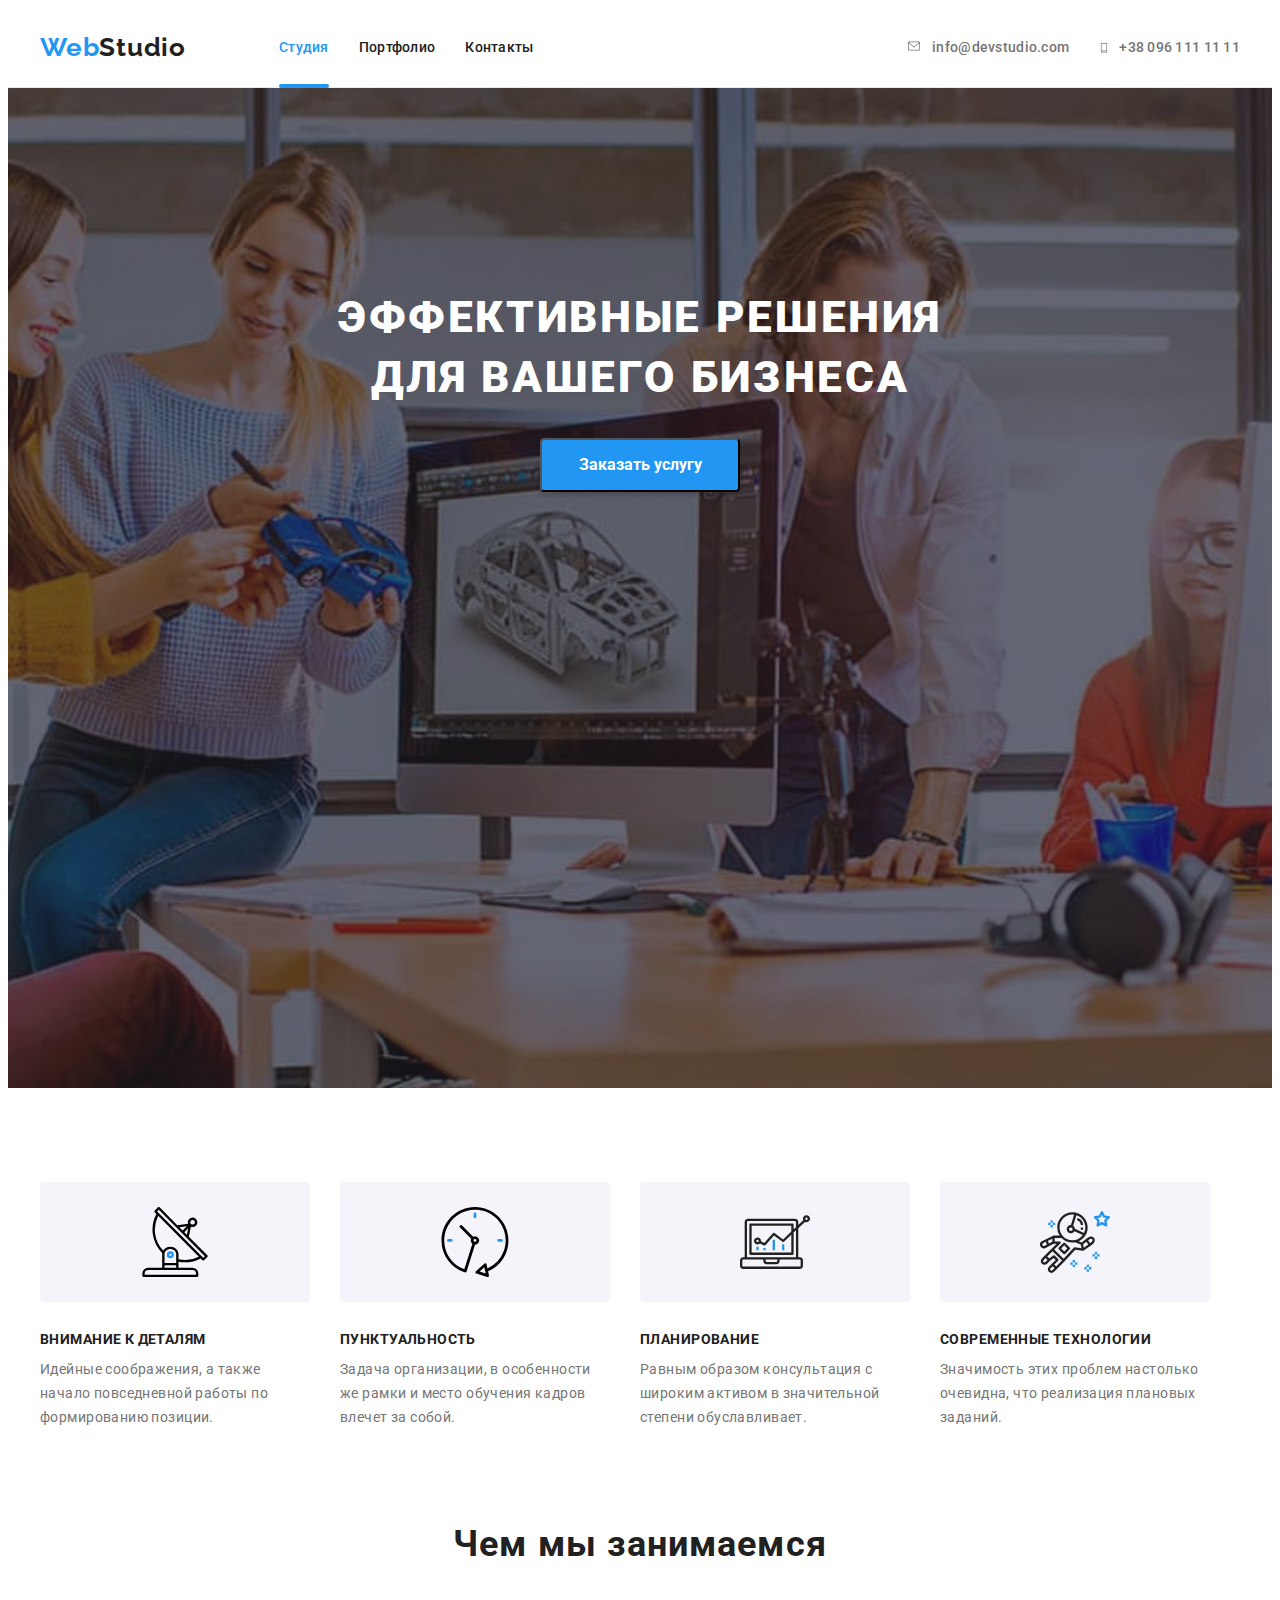
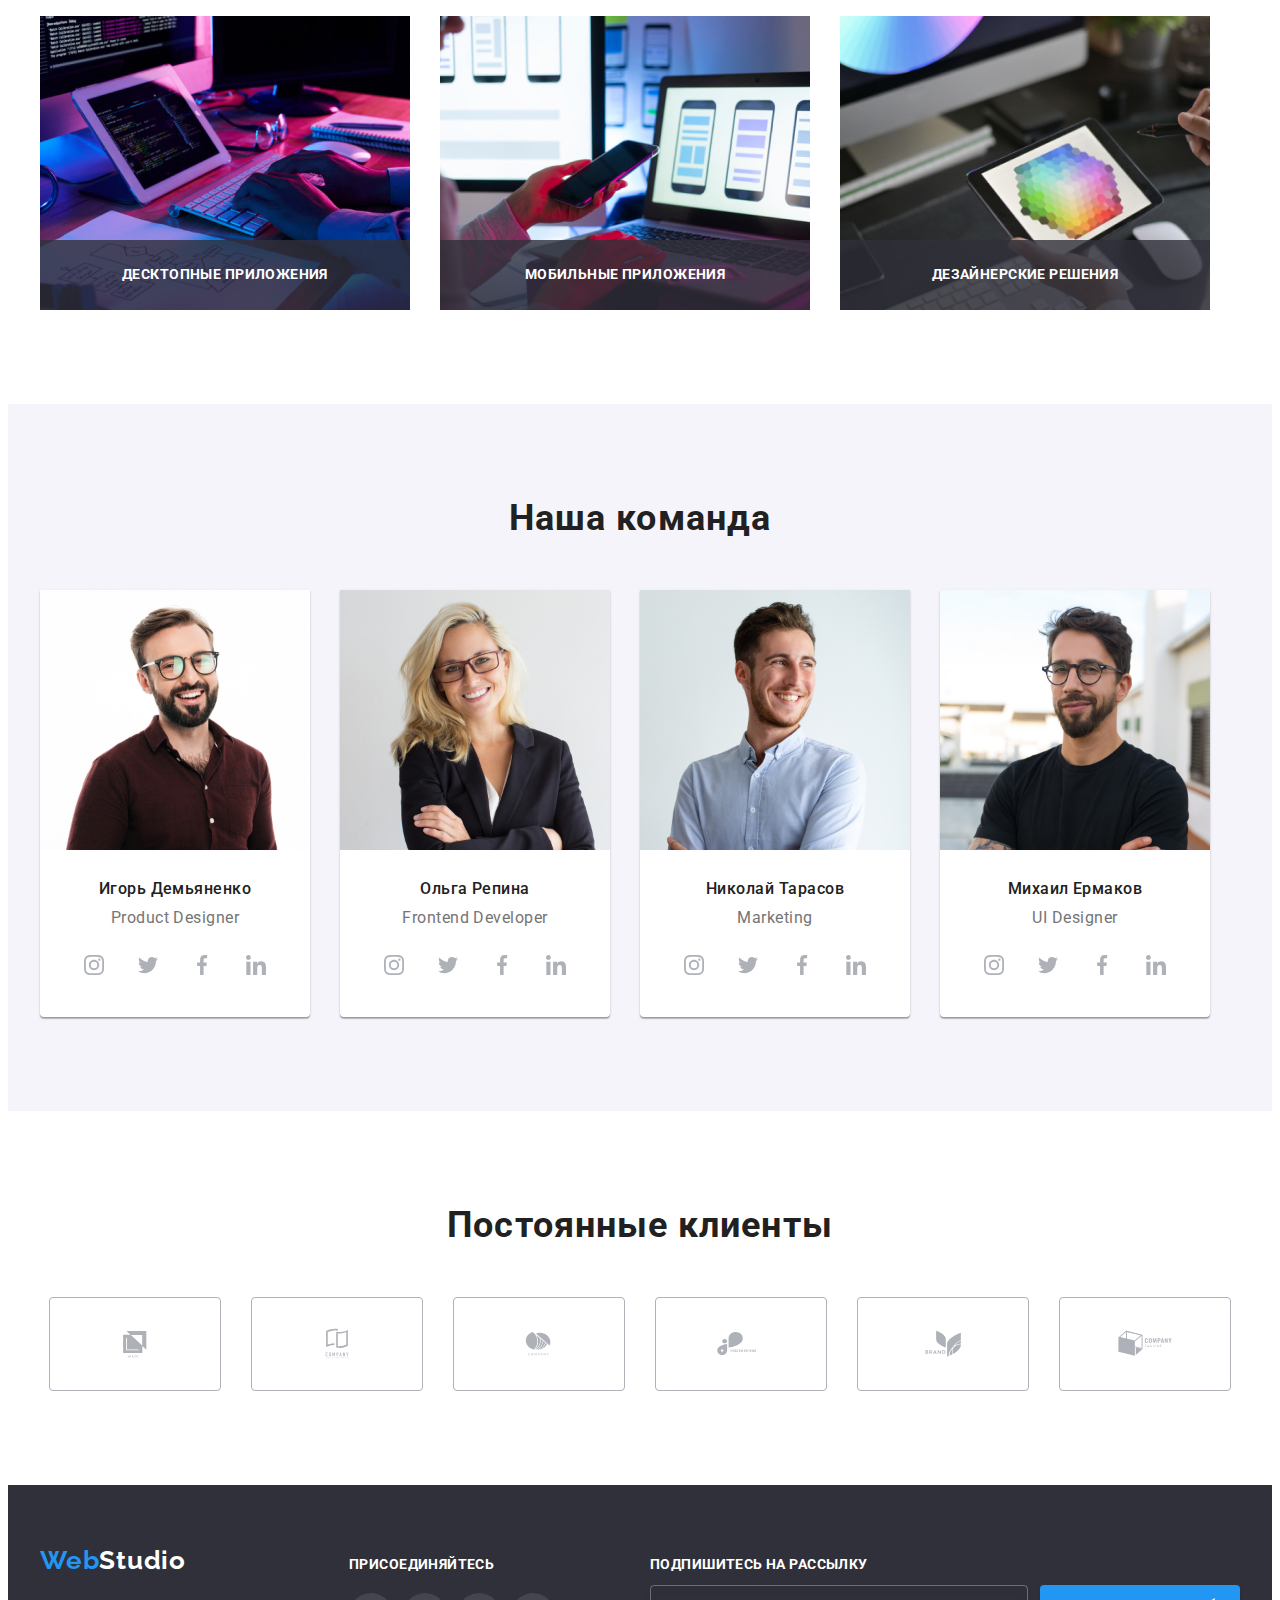
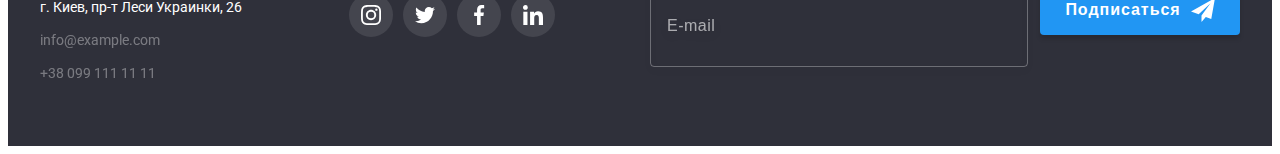
<file: index.html>
<!DOCTYPE html>
<html lang="en">
  <head>
    <meta charset="UTF-8" />
    <meta http-equiv="X-UA-Compatible" content="IE=edge" />
    <meta name="viewport" content="width=device-width, initial-scale=1.0" />
    <link rel="preconnect" href="https://fonts.googleapis.com" />
    <link rel="preconnect" href="https://fonts.gstatic.com" crossorigin />
    <link
      href="https://fonts.googleapis.com/css2?family=Raleway:wght@700&family=Roboto:wght@400;500;700;900&display=swap"
      rel="stylesheet"
    />
    <link
      rel="stylesheet"
      href="https://cdnjs.cloudflare.com/ajax/libs/modern-normalize/1.1.0/modern-normalize.min.css"
      integrity="sha512-wpPYUAdjBVSE4KJnH1VR1HeZfpl1ub8YT/NKx4PuQ5NmX2tKuGu6U/JRp5y+Y8XG2tV+wKQpNHVUX03MfMFn9Q=="
      crossorigin="anonymous"
      referrerpolicy="no-referrer"
    />
    <link rel="stylesheet" href="./css/styles.css" />
    <title>Studio</title>
  </head>
  <body>
    <!-- Шапка -->

    <header class="header">
      <div class="container container__header">
        <nav class="navigation">
          <a href="" class="logo">Web<span class="logo-black">Studio</span></a>
          <ul class="nav-list list">
            <li class="item">
              <a href="index.html" class="link current">Студия</a>
            </li>
            <li class="item">
              <a href="portfolio.html" class="link">Портфолио</a>
            </li>
            <li class="item"><a href="" class="link">Контакты</a></li>
          </ul>
        </nav>
        <ul class="contact-list list">
          <li class="contact-item item">
            <a href="mailto:info@devstudio.com" class="list">
              <svg class="icon-mail">
                <use href="./images/symbol-defs.svg#icon-mail"></use></svg
              >info@devstudio.com</a
            >
          </li>
          <li class="contact-item item">
            <a href="tel:+380961111111" class="list">
              <svg class="icon-phone">
                <use href="./images/symbol-defs.svg#icon-smartphone"></use></svg
              >+38 096 111 11 11</a
            >
          </li>
        </ul>
      </div>
    </header>

    <!-- Body -->

    <main>
      <section class="hero-page">
        <h1 class="hero-main">ЭФФЕКТИВНЫЕ РЕШЕНИЯ<br />ДЛЯ ВАШЕГО БИЗНЕСА</h1>
        <button data-modal-open type="button" class="hero-button">
          Заказать услугу
        </button>
      </section>

      <!-- 2 Body -->

      <section class="feature-section">
        <div class="container">
          <h2 class="visually-hidden">Особенности</h2>
          <ul class="list specific-list">
            <li class="item">
              <div class="icon-proj">
                <svg class="feature-icon">
                  <use href="./images/symbol-defs.svg#icon-antenna"></use>
                </svg>
              </div>
              <h3 class="title">Внимание к деталям</h3>
              <p class="text">
                Идейные соображения, а также начало повседневной работы по
                формированию позиции.
              </p>
            </li>
            <li class="item">
              <div class="icon-proj">
                <svg class="feature-icon">
                  <use href="./images/symbol-defs.svg#icon-clock"></use>
                </svg>
              </div>
              <h3 class="title">Пунктуальность</h3>
              <p class="text">
                Задача организации, в особенности же рамки и место обучения
                кадров влечет за собой.
              </p>
            </li>
            <li class="item">
              <div class="icon-proj">
                <svg class="feature-icon">
                  <use href="./images/symbol-defs.svg#icon-diagram"></use>
                </svg>
              </div>
              <h3 class="title">Планирование</h3>
              <p class="text">
                Равным образом консультация с широким активом в значительной
                степени обуславливает.
              </p>
            </li>
            <li class="item">
              <div class="icon-proj">
                <svg class="feature-icon">
                  <use href="./images/symbol-defs.svg#icon-astronaut"></use>
                </svg>
              </div>
              <h3 class="title">Современные технологии</h3>
              <p class="text">
                Значимость этих проблем настолько очевидна, что реализация
                плановых заданий.
              </p>
            </li>
          </ul>
        </div>
      </section>

      <!--What we do -->
      <section class="project section">
        <div class="container">
          <h2 class="section-title">Чем мы занимаемся</h2>
          <ul class="list">
            <li class="item">
              <div class="proj-style">
                <img src="./images/img.jpg" alt="Людина пише код" width="370" />
                <div class="proj-inform">
                  <p class="proj-inform-text">ДЕСКТОПНЫЕ ПРИЛОЖЕНИЯ</p>
                </div>
              </div>
            </li>
            <li class="item">
              <div class="proj-style">
                <img
                  src="./images/img1.jpg"
                  alt="Людина створює додаток"
                  width="370"
                />
                <div class="proj-inform">
                  <p class="proj-inform-text">МОБИЛЬНЫЕ ПРИЛОЖЕНИЯ</p>
                </div>
              </div>
            </li>
            <li class="item">
              <div class="proj-style">
                <img
                  src="./images/img2.jpg"
                  alt="Людина підбирає колір"
                  width="370"
                />
                <div class="proj-inform">
                  <p class="proj-inform-text">ДЕЗАЙНЕРСКИЕ РЕШЕНИЯ</p>
                </div>
              </div>
            </li>
          </ul>
        </div>
      </section>

      <!-- Our team -->

      <section class="team section">
        <div class="container">
          <h2 class="section-title">Наша команда</h2>
          <ul class="list">
            <li class="team-item">
              <img
                class="team-pictures"
                src="./images/img3.jpg"
                alt="Фото працівника"
                width="270"
              />
              <div class="workers">
                <h3 class="team-name">Игорь Демьяненко</h3>
                <p class="work-position">Product Designer</p>
                <ul class="workers-soc-list list">
                  <li class="workers-soc-item">
                    <a href="" class="workers-soc-page">
                      <svg class="workers-soc-icon" width="20px" height="20px">
                        <use
                          href="./images/symbol-defs.svg#icon-instagram"
                        ></use>
                      </svg>
                    </a>
                  </li>
                  <li class="workers-soc-item">
                    <a href="" class="workers-soc-page">
                      <svg class="workers-soc-icon" width="20px" height="20px">
                        <use href="./images/symbol-defs.svg#icon-twitter"></use>
                      </svg>
                    </a>
                  </li>
                  <li class="workers-soc-item">
                    <a href="" class="workers-soc-page">
                      <svg class="workers-soc-icon" width="20px" height="20px">
                        <use
                          href="./images/symbol-defs.svg#icon-facebook"
                        ></use>
                      </svg>
                    </a>
                  </li>
                  <li class="workers-soc-item">
                    <a href="" class="workers-soc-page">
                      <svg class="workers-soc-icon" width="20px" height="20px">
                        <use
                          href="./images/symbol-defs.svg#icon-linkedin"
                        ></use>
                      </svg>
                    </a>
                  </li>
                </ul>
              </div>
            </li>
            <li class="team-item">
              <img
                class="team-pictures"
                src="./images/img4.jpg"
                alt="Фото працівника"
                width="270"
              />
              <div class="workers">
                <h3 class="team-name">Ольга Репина</h3>
                <p class="work-position">Frontend Developer</p>
                <ul class="workers-soc-list list">
                  <li class="workers-soc-item">
                    <a href="" class="workers-soc-page">
                      <svg class="workers-soc-icon" width="20px" height="20px">
                        <use
                          href="./images/symbol-defs.svg#icon-instagram"
                        ></use>
                      </svg>
                    </a>
                  </li>
                  <li class="workers-soc-item">
                    <a href="" class="workers-soc-page">
                      <svg class="workers-soc-icon" width="20px" height="20px">
                        <use href="./images/symbol-defs.svg#icon-twitter"></use>
                      </svg>
                    </a>
                  </li>
                  <li class="workers-soc-item">
                    <a href="" class="workers-soc-page">
                      <svg class="workers-soc-icon" width="20px" height="20px">
                        <use
                          href="./images/symbol-defs.svg#icon-facebook"
                        ></use>
                      </svg>
                    </a>
                  </li>
                  <li class="workers-soc-item">
                    <a href="" class="workers-soc-page">
                      <svg class="workers-soc-icon" width="20px" height="20px">
                        <use
                          href="./images/symbol-defs.svg#icon-linkedin"
                        ></use>
                      </svg>
                    </a>
                  </li>
                </ul>
              </div>
            </li>
            <li class="team-item">
              <img
                class="team-pictures"
                src="./images/img5.jpg"
                alt="Фото працівника"
                width="270"
              />
              <div class="workers">
                <h3 class="team-name">Николай Тарасов</h3>
                <p class="work-position">Marketing</p>
                <ul class="workers-soc-list list">
                  <li class="workers-soc-item">
                    <a href="" class="workers-soc-page">
                      <svg class="workers-soc-icon" width="20px" height="20px">
                        <use
                          href="./images/symbol-defs.svg#icon-instagram"
                        ></use>
                      </svg>
                    </a>
                  </li>
                  <li class="workers-soc-item">
                    <a href="" class="workers-soc-page">
                      <svg class="workers-soc-icon" width="20px" height="20px">
                        <use href="./images/symbol-defs.svg#icon-twitter"></use>
                      </svg>
                    </a>
                  </li>
                  <li class="workers-soc-item">
                    <a href="" class="workers-soc-page">
                      <svg class="workers-soc-icon" width="20px" height="20px">
                        <use
                          href="./images/symbol-defs.svg#icon-facebook"
                        ></use>
                      </svg>
                    </a>
                  </li>
                  <li class="workers-soc-item">
                    <a href="" class="workers-soc-page">
                      <svg class="workers-soc-icon" width="20px" height="20px">
                        <use
                          href="./images/symbol-defs.svg#icon-linkedin"
                        ></use>
                      </svg>
                    </a>
                  </li>
                </ul>
              </div>
            </li>
            <li class="team-item">
              <img
                class="team-pictures"
                src="./images/img6.jpg"
                alt="Фото працівника"
                width="270"
              />
              <div class="workers">
                <h3 class="team-name">Михаил Ермаков</h3>
                <p class="work-position">UI Designer</p>
                <ul class="workers-soc-list list">
                  <li class="workers-soc-item">
                    <a href="" class="workers-soc-page">
                      <svg class="workers-soc-icon" width="20px" height="20px">
                        <use
                          href="./images/symbol-defs.svg#icon-instagram"
                        ></use>
                      </svg>
                    </a>
                  </li>
                  <li class="workers-soc-item">
                    <a href="" class="workers-soc-page">
                      <svg class="workers-soc-icon" width="20px" height="20px">
                        <use href="./images/symbol-defs.svg#icon-twitter"></use>
                      </svg>
                    </a>
                  </li>
                  <li class="workers-soc-item">
                    <a href="" class="workers-soc-page">
                      <svg class="workers-soc-icon" width="20px" height="20px">
                        <use
                          href="./images/symbol-defs.svg#icon-facebook"
                        ></use>
                      </svg>
                    </a>
                  </li>
                  <li class="workers-soc-item">
                    <a href="" class="workers-soc-page">
                      <svg class="workers-soc-icon" width="20px" height="20px">
                        <use
                          href="./images/symbol-defs.svg#icon-linkedin"
                        ></use>
                      </svg>
                    </a>
                  </li>
                </ul>
              </div>
            </li>
          </ul>
        </div>
      </section>

      <section class="our-customers section">
        <div class="container">
          <h2 class="clients-title">Постоянные клиенты</h2>
          <ul class="clients-list list">
            <li class="clients-stuff">
              <a href="" class="clients-link">
                <svg class="clients-icon">
                  <use href="./images/symbol-defs.svg#icon-logo1"></use>
                </svg>
              </a>
            </li>
            <li class="clients-stuff">
              <a href="" class="clients-link">
                <svg class="clients-icon">
                  <use href="./images/symbol-defs.svg#icon-logo2"></use>
                </svg>
              </a>
            </li>
            <li class="clients-stuff">
              <a href="" class="clients-link">
                <svg class="clients-icon">
                  <use href="./images/symbol-defs.svg#icon-logo3"></use>
                </svg>
              </a>
            </li>
            <li class="clients-stuff">
              <a href="" class="clients-link">
                <svg class="clients-icon">
                  <use href="./images/symbol-defs.svg#icon-logo4"></use>
                </svg>
              </a>
            </li>
            <li class="clients-stuff">
              <a href="" class="clients-link">
                <svg class="clients-icon">
                  <use href="./images/symbol-defs.svg#icon-logo5"></use>
                </svg>
              </a>
            </li>
            <li class="clients-stuff">
              <a href="" class="clients-link">
                <svg class="clients-icon">
                  <use href="./images/symbol-defs.svg#icon-logo6"></use>
                </svg>
              </a>
            </li>
          </ul>
        </div>
      </section>
    </main>
    <!--Address and phone number-->
    <footer class="footer-section">
      <div class="container footer-container">
        <div class="footer-con">
          <a href="/index.html" class="logo"
            >Web<span class="logo-white">Studio</span></a
          >
          <address class="footer-address">
            <p>г. Киев, пр-т Леси Украинки, 26</p>
            <a
              class="footer-address-link link-color-change"
              href="mailto:info@example.com"
              >info@example.com</a
            >
            <a
              class="footer-address-link link-color-change"
              href="tel:380991111111"
              >+38 099 111 11 11</a
            >
          </address>
        </div>
        <div class="footer-socials">
          <h3 class="footer-socials-title">ПРИСОЕДИНЯЙТЕСЬ</h3>
          <ul class="footer-soc-list list">
            <li class="footer-socials-item">
              <a href="" class="footer-socials-link">
                <svg class="footer-socials-icon" width="20px" height="20px">
                  <use href="./images/symbol-defs.svg#icon-instagram"></use>
                </svg>
              </a>
            </li>
            <li class="footer-socials-item">
              <a href="" class="footer-socials-link">
                <svg class="footer-socials-icon" width="20px" height="20px">
                  <use href="./images/symbol-defs.svg#icon-twitter"></use>
                </svg>
              </a>
            </li>
            <li class="footer-socials-item">
              <a href="" class="footer-socials-link">
                <svg class="footer-socials-icon" width="20px" height="20px">
                  <use href="./images/symbol-defs.svg#icon-facebook"></use>
                </svg>
              </a>
            </li>
            <li class="footer-socials-item">
              <a href="" class="footer-socials-link">
                <svg class="footer-socials-icon" width="20px" height="20px">
                  <use href="./images/symbol-defs.svg#icon-linkedin"></use>
                </svg>
              </a>
            </li>
          </ul>
        </div>

        <!-- Подпишитесь на рассылку -->

        <div class="subscribe">
          <p class="sign-us-title">Подпишитесь на рассылку</p>
          <form class="sign-us-field">
            <input
              type="email"
              class="sign-email"
              name="email"
              placeholder="E-mail"
            />
            <button type="submit" class="sign-button">
              Подписаться
              <svg class="icon-sign">
                <use href="./images/symbol-defs.svg#icon-send"></use>
              </svg>
            </button>
          </form>
        </div>
      </div>
    </footer>

    <!-- Модальне вікно -->

    <div class="backdrop is-hidden" data-modal>
      <div class="modal">
        <button data-modal-close type="button" class="modal-close-icon">
          <svg class="close-icon">
            <use href="./images/symbol-defs.svg#icon-close"></use>
          </svg>
        </button>
        <p class="modal-title">Оставьте свои данные, мы вам перезвоним</p>
        <form class="modal-field-form" autocomplete="off">
          <label class="modal-label" for="user-name">Имя</label>
          <div class="modal-field-font">
            <input
              type="text"
              class="modal-input"
              name="user-name"
              id="user-name"
            />
            <svg class="modal-icon" width="18px" height="18px">
              <use href="./images/symbol-defs.svg#icon-person"></use>
            </svg>
          </div>
          <label class="modal-label" for="user-tel">Телефон</label>
          <div class="modal-field-font">
            <input
              type="tel"
              class="modal-input"
              name="user-tel"
              id="user-tel"
            />
            <svg class="modal-icon" width="18px" height="18px">
              <use href="./images/symbol-defs.svg#icon-phone"></use>
            </svg>
          </div>
          <label class="modal-label" for="user-email">Почта</label>
          <div class="modal-field-font">
            <input
              type="email"
              class="modal-input"
              name="user-email"
              id="user-email"
            />
            <svg class="modal-icon" width="18px" height="18px">
              <use href="./images/symbol-defs.svg#icon-email"></use>
            </svg>
          </div>

          <label class="modal-label" for="user-comment">Комментарий</label>
          <textarea
            name="user-comment"
            class="modal-comment"
            placeholder="Введите текст"
            id="user-comment"
          ></textarea>

          <!-- Форма -->

          <div class="modal-conditions">
            <input
              type="checkbox"
              class="input-conditions visually-hidden"
              id="input-conditions"
              name="policy"
              value="policy"
            />
            <label for="input-conditions" class="conditions-text">
              <span>
                <svg class="check-icon" width="11px" height="8px">
                  <use href="./images/symbol-defs.svg#icon-vector"></use>
                </svg>
              </span>
              Соглашаюсь с рассылкой и принимаю &nbsp;
              <a class="check-link" href="#">Условия договора</a></label
            >
          </div>
          <button type="submit" class="check-button">Отправить</button>
        </form>
      </div>
    </div>
    <script src="./js/modal.js"></script>
  </body>
</html>
</file>
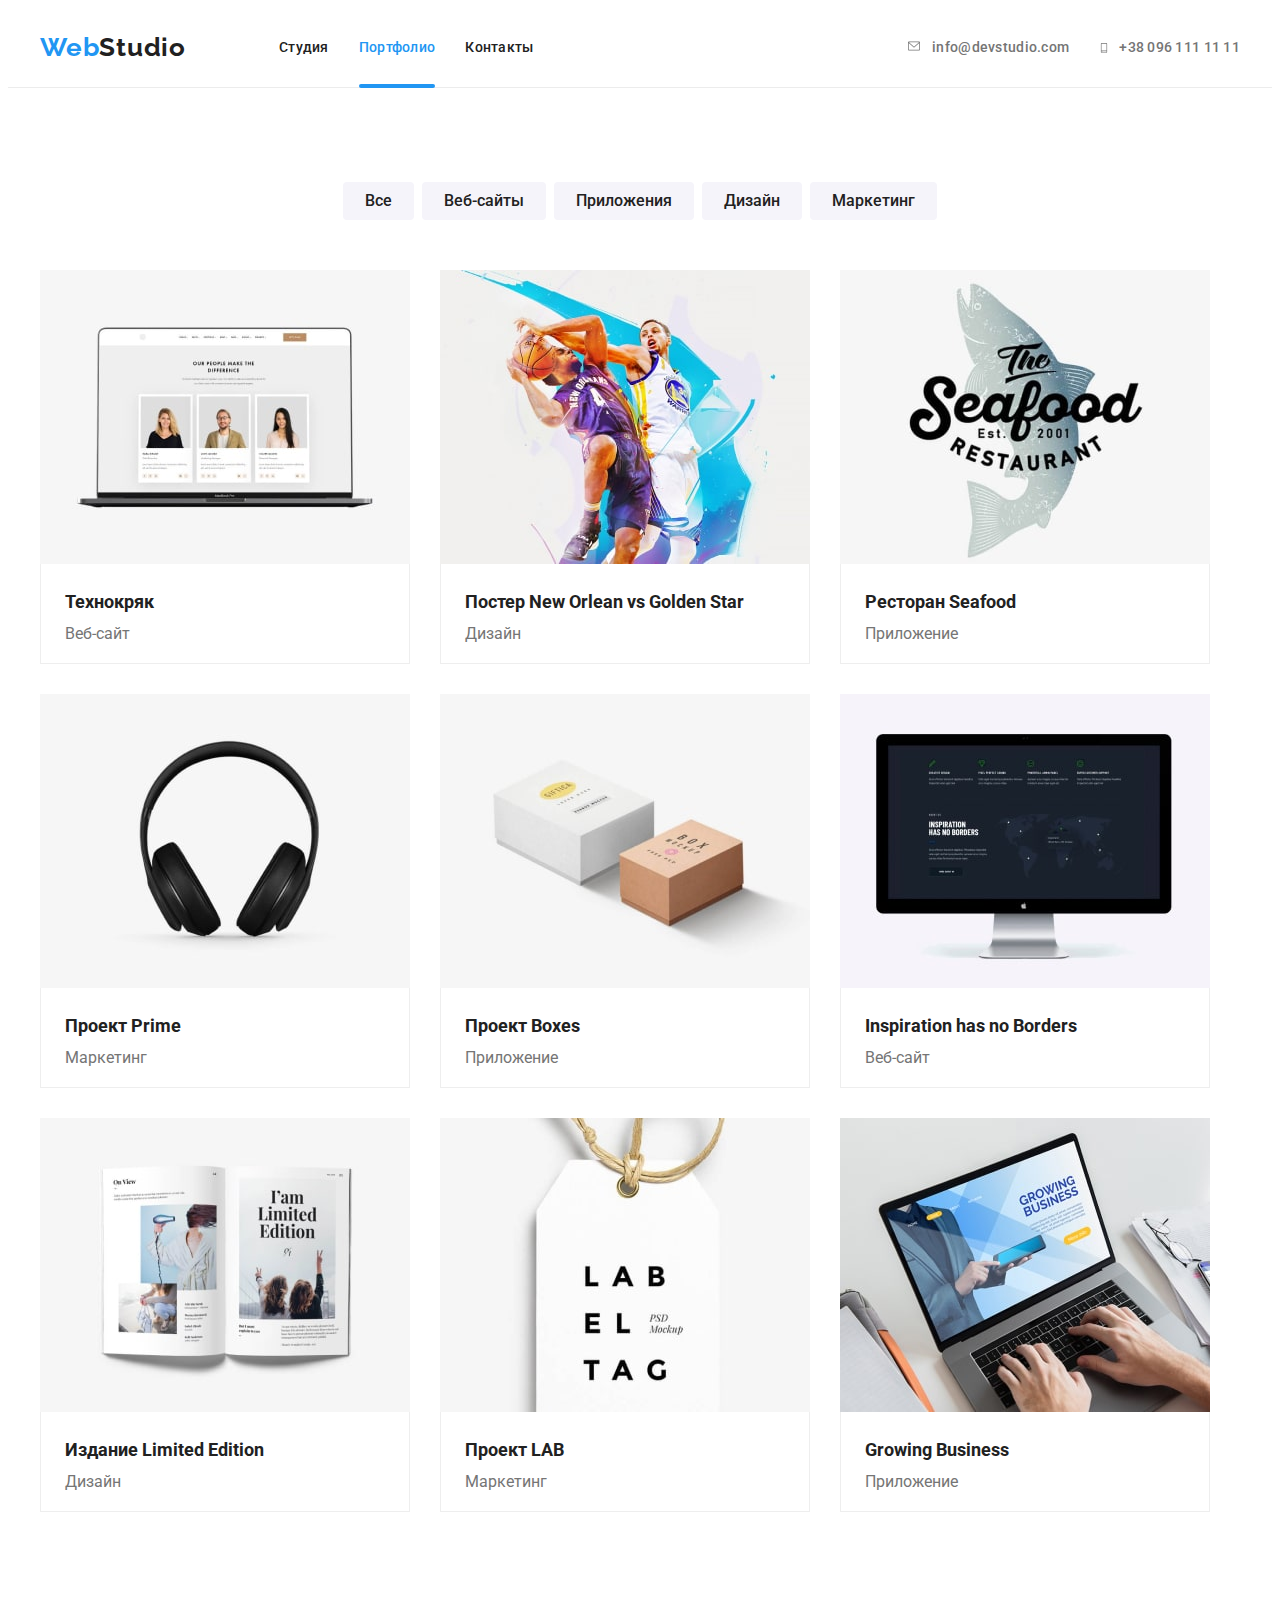
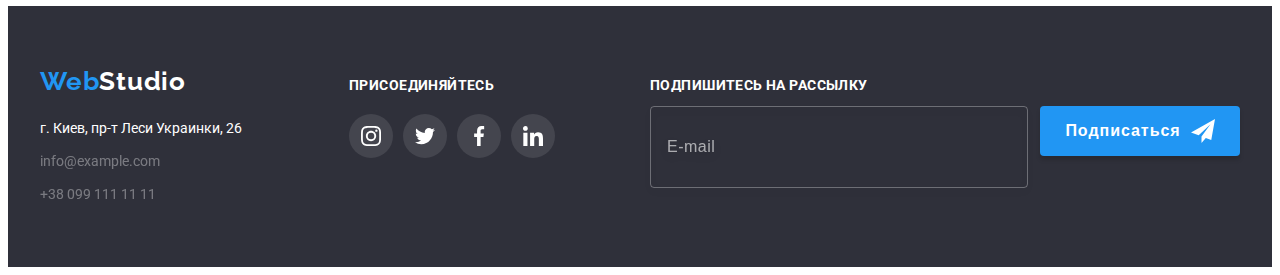
<file: portfolio.html>
<!DOCTYPE html>
<html lang="en">
  <head>
    <meta charset="UTF-8" />
    <meta http-equiv="X-UA-Compatible" content="IE=edge" />
    <meta name="viewport" content="width=device-width, initial-scale=1.0" />
    <link rel="preconnect" href="https://fonts.googleapis.com" />
    <link rel="preconnect" href="https://fonts.gstatic.com" crossorigin />
    <link
      href="https://fonts.googleapis.com/css2?family=Raleway:wght@700&family=Roboto:wght@400;500;700;900&display=swap"
      rel="stylesheet"
    />
    <link rel="stylesheet" href="https://cdnjs.cloudflare.com/ajax/libs/modern-normalize/1.1.0/modern-normalize.min.css" integrity="sha512-wpPYUAdjBVSE4KJnH1VR1HeZfpl1ub8YT/NKx4PuQ5NmX2tKuGu6U/JRp5y+Y8XG2tV+wKQpNHVUX03MfMFn9Q==" crossorigin="anonymous" referrerpolicy="no-referrer" />
    <link rel="stylesheet" href="./css/styles.css" />
    <title>Portfolio</title>
  </head>
  <body>

    <header class="header">
  <div class="container container__header">
      <nav class="navigation">
        <a href="" class="logo">Web<span class="logo-black">Studio</span></a>
        <ul class="nav-list list">
          <li class="item"><a href="index.html" class="link">Студия</a></li>
          <li class="item"><a href="portfolio.html" class="link current">Портфолио</a></li>
          <li class="item"><a href="" class="link">Контакты</a></li>
        </ul>
      </nav>
      <ul class="list contact-list">
        <li class="contact-item item">
          <a href="mailto:info@devstudio.com" class="list">
            <svg class="icon-mail">
              <use href="./images/symbol-defs.svg#icon-mail"></use>
            </svg>info@devstudio.com</a>
        </li>
        <li class="contact-item item"><a href="tel:+380961111111" class="list"><svg class="icon-phone">
              <use href="./images/symbol-defs.svg#icon-smartphone"></use>
            </svg>+38 096 111 11 11</a></li>
      </ul>
      </div>
    </header>
    <main>
      <section class="portfolio-section">
        <div class="container">
        <h1 class="visually-hidden">Наши работы</h1>
        <ul class="list-btn list">
          <li class="item"><button type="button" class="button-main active">Все</button></li>
          <li class="item"><button type="button" class="button-main">Веб-сайты</button></li>
          <li class="item"><button type="button" class="button-main">Приложения</button></li>
          <li class="item"><button type="button" class="button-main">Дизайн</button></li>
          <li class="item"><button type="button" class="button-main">Маркетинг</button></li>
        </ul>
        <ul class="example-us list">
          <li class="item">
            <a href="" class="example-link">
              <div class="example-text-wrap">
              <img src="./images/img7.jpg" alt="Our people" width="370" />
              <p class="example-text">Ресурс предлагает комплексные предложения с разным уровнем функционала и сервисов. Все это позволит посетителю получить исчерпывающие сведения о компании или частном лице.</p>
              </div>
              <div class="preview">
              <h2 class="example-title">Технокряк</h2>
              <p class="example-specialist">Веб-сайт</p>
              </div>
            </a>
          </li>
          <li class="item">
            <a href="" class="example-link">
               <div class="example-text-wrap">
              <img src="./images/img8.jpg" alt="Poster" width="370" />
              <p class="example-text">Ресурс предлагает комплексные предложения с разным уровнем функционала и сервисов. Все это позволит посетителю получить исчерпывающие сведения о компании или частном лице.</p>
              </div>
              <div class="preview">
              <h2 class="example-title">Постер New Orlean vs Golden Star</h2>
              <p class="example-specialist">Дизайн</p>
              </div>
            </a>
          </li>
          <li class="item">
            <a href="" class="example-link">
              <div class="example-text-wrap">
              <img src="./images/img9.jpg" alt="Restaurant" width="370" />
              <p class="example-text">Ресурс предлагает комплексные предложения с разным уровнем функционала и сервисов. Все это позволит посетителю получить исчерпывающие сведения о компании или частном лице.</p>
              </div>
              <div class="preview">
              <h2 class="example-title">Ресторан Seafood</h2>
              <p class="example-specialist">Приложение</p>
              </div>
            </a>
          </li> 
          <li class="item"> 
            <a href="" class="example-link">
              <div class="example-text-wrap">
              <img src="./images/img10.jpg" alt="Headphones" width="370" />
              <p class="example-text">Ресурс предлагает комплексные предложения с разным уровнем функционала и сервисов. Все это позволит посетителю получить исчерпывающие сведения о компании или частном лице.</p>
              </div>
              <div class="preview">
              <h2 class="example-title">Проект Prime</h2>
              <p class="example-specialist">Маркетинг</p>
              </div>
            </a>
          </li>
          <li class="item">
            <a href="" class="example-link">
              <div class="example-text-wrap">
              <img src="./images/img11.jpg" alt="Boxes" width="370" />
              <p class="example-text">Ресурс предлагает комплексные предложения с разным уровнем функционала и сервисов. Все это позволит посетителю получить исчерпывающие сведения о компании или частном лице.</p>
              </div>
              <div class="preview">
              <h2 class="example-title">Проект Boxes</h2>
              <p class="example-specialist">Приложение</p>
              </div>
            </a>
          </li>
          <li class="item">
            <a href="" class="example-link">
              <div class="example-text-wrap">
              <img src="./images/img12.jpg" alt="Screen" width="370" />
               <p class="example-text">Ресурс предлагает комплексные предложения с разным уровнем функционала и сервисов. Все это позволит посетителю получить исчерпывающие сведения о компании или частном лице.</p>
              </div>
              <div class="preview">
              <h2 class="example-title">Inspiration has no Borders</h2>
              <p class="example-specialist">Веб-сайт</p>
              </div>
            </a>
          </li>
          <li class="item">
            <a href="" class="example-link">
              <div class="example-text-wrap">
              <img src="./images/img13.jpg" alt="Book" width="370" />
               <p class="example-text">Ресурс предлагает комплексные предложения с разным уровнем функционала и сервисов. Все это позволит посетителю получить исчерпывающие сведения о компании или частном лице.</p>
              </div>
              <div class="preview">
              <h2 class="example-title">Издание Limited Edition</h2>
              <p class="example-specialist">Дизайн</p>
              </div>
            </a>
          </li>
          <li class="item">
            <a href="" class="example-link">
              <div class="example-text-wrap">
              <img src="./images/img14.jpg" alt="Project" width="370" />
               <p class="example-text">Ресурс предлагает комплексные предложения с разным уровнем функционала и сервисов. Все это позволит посетителю получить исчерпывающие сведения о компании или частном лице.</p>
              </div>
              <div class="preview">
              <h2 class="example-title">Проект LAB</h2>
              <p class="example-specialist">Маркетинг</p>
              </div> 
            </a>
          </li>
          <li class="item">
            <a href="" class="example-link">
              <div class="example-text-wrap">
              <img src="./images/img15.jpg" alt="Laptop" width="370" />
               <p class="example-text">Ресурс предлагает комплексные предложения с разным уровнем функционала и сервисов. Все это позволит посетителю получить исчерпывающие сведения о компании или частном лице.</p>
              </div>
              <div class="preview">        
              <h2 class="example-title">Growing Business</h2>
              <p class="example-specialist">Приложение</p>
              </div> 
            </a>
          </li>
        </ul>
      </section>
    </main>
<footer class="footer-section">
      <div class="container footer-container">
        <div class="footer-con">
      <a href="/index.html" class="logo">Web<span class="logo-white">Studio</span></a>
        <address class="footer-address">
          <p>г. Киев, пр-т Леси Украинки, 26</p>
          <a class="footer-address-link link-color-change" href="mailto:info@example.com"
            >info@example.com</a
          >
          <a class="footer-address-link link-color-change" href="tel:380991111111"
            >+38 099 111 11 11</a
          >
        </address>
      </div>
      <div class="footer-socials">
        <h3 class="footer-socials-title">ПРИСОЕДИНЯЙТЕСЬ</h3>
        <ul class="footer-soc-list list">
          <li class="footer-socials-item">
          <a href="" class="footer-socials-link">
           <svg class="footer-socials-icon" width="20px" height="20px" >
             <use href="./images/symbol-defs.svg#icon-instagram"></use>
           </svg>
           </a>
          </li>
          <li class="footer-socials-item">
          <a href="" class="footer-socials-link">
           <svg class="footer-socials-icon" width="20px" height="20px">
             <use href="./images/symbol-defs.svg#icon-twitter"></use>
           </svg>
           </a>
          </li>
          <li class="footer-socials-item">
          <a href="" class="footer-socials-link">
           <svg class="footer-socials-icon" width="20px" height="20px">
             <use href="./images/symbol-defs.svg#icon-facebook"></use>
           </svg>
           </a>
          </li>
          <li class="footer-socials-item">
          <a href="" class="footer-socials-link">
           <svg class="footer-socials-icon" width="20px" height="20px">
             <use href="./images/symbol-defs.svg#icon-linkedin"></use>
           </svg>
           </a>
          </li>
        </ul>
        </div>
        <div class="subscribe">
         <p class="sign-us-title">Подпишитесь на рассылку</p>
         <form class="sign-us-field">
           <input type="email" class="sign-email" name="email" placeholder="E-mail"/>
           <button type="submit" class="sign-button">Подписаться
         <svg class="icon-sign">
           <use href="./images/symbol-defs.svg#icon-send"></use>
         </svg>
         </button>
         </form>
      </div>
      </div>
    </footer>
  </body>
</html>
</file>
<file: css/styles.css>
/* колір основного тексту #212121 */
/* другорядний колір #757575 */
/* вторинний колір rgba(255, 255, 255, 0.6); */
/* білий #FFFFFF */
/* акцент #2196F3 */
/* фон кнопки #188CE8 */
/* основний фон #FFFFFF */
/* хедер фон #FFFFFF */
/* футер фон #2F303A */

:root {
  --main-text-color: #212121;
  --secondary-text-color: #757575;
  --primary-white-color: #ffffff;
  --main-page-background-color: #ffffff;
  --secondary-background-color: #2f303a;
  --accent-color: #2196f3;
  --second-button-color: #188ce8;
  --contact-info-color: rgba(255, 255, 255, 0.6);
  --third-button-color: #f5f4fa;
  --border-color: #eeeeee;
  --bg-icon-color: #f5f4fa;
  --soc-icon-color: #afb1b8;
  --footer-icon-color: rgba(255, 255, 255, 0.1);
  --timing-function: cubic-bezier(0.4, 0, 0.2, 1);
  --example-bg-color: rgba(33, 150, 243, 0.9);
}

/*-------Скриває заголовки----------  */

.visually-hidden {
  position: absolute;
  white-space: nowrap;
  width: 1px;
  height: 1px;
  overflow: hidden;
  border: 0;
  padding: 0;
  clip: rect(0 0 0 0);
  clip-path: inset(50%);
  margin: -1px;
}

body {
  background-color: var(--main-page-background-color);
  font-family: Roboto, sans-serif;
  color: var(--main-text-color);
}

/* Cкидання стилів за селектором */

h1,
h2,
h3,
h4,
h5,
h6 {
  margin: 0;
  padding: 0;
}

p {
  margin: 0;
  padding: 0;
}

.list {
  margin: 0;
  padding: 0;
  list-style: none;
}

.img {
  display: block;
}

.section {
  padding-top: 94px;
  padding-bottom: 94px;
}

.container {
  margin-left: auto;
  margin-right: auto;
  padding-left: 15px;
  padding-right: 15px;
  width: 1200px;
}

/* Скриває крапки */
/* .list{
  list-style; none;} */

/* ---------------------Page Header------------------ */

.header {
  border-bottom: 1px solid #ececec;
}

.container__header {
  display: flex;
  align-items: center;
}

.navigation {
  display: flex;
  align-items: center;
}

.header .contact-list {
  display: flex;
  margin-left: auto;
}

/* --------------------------Logo-------------------------- */

.logo {
  margin-right: 93px;
}

.logo {
  color: var(--accent-color);

  font-family: Raleway, sans-serif;
  font-style: normal;
  font-weight: 700;
  font-size: 26px;
  line-height: 1.19;
  text-decoration: none;
  letter-spacing: 0.03em;
}

.logo-black {
  color: var(--main-text-color);
}

/* --------------------------Nav-------------------------- */

.nav-list .item .link {
  display: block;
  padding-top: 32px;
  padding-bottom: 32px;
}

.nav-list .link {
  color: var(--main-text-color);
  text-decoration: none;

  font-style: normal;
  font-weight: 500;
  font-size: 14px;
  line-height: 1.1;
  letter-spacing: 0.02em;

  transition: color 250ms var(--timing-function);
}
.nav-list .active {
  color: var(--accent-color);
  text-decoration: none;
}
.nav-list .link:hover,
.nav-list .link:focus {
  color: var(--accent-color);
}
.nav-list .link.current {
  color: var(--accent-color);
}

/* -----------------------------Нижнє підкреслення--------------------- */

.link.current {
  position: relative;
}

.link.current::after {
  content: "";

  position: absolute;
  left: 0;
  bottom: -1px;

  display: block;
  width: 100%;
  height: 4px;
  border-radius: 2px;
  background-color: var(--accent-color);
}

/* --------------------------Contact-------------------------- */

.contact-list .list {
  display: flex;
  margin-left: auto;
}

/* -----------------------Icons------------------------- */

.contact-item .icon-mail {
  fill: currentColor;
  margin-right: 10px;
  width: 16px;
  height: 12px;
  display: flex;
  justify-content: center;
  text-align: center;
}

.icon-mail:hover,
.icon-mail:focus {
  fill: var(--accent-color);
}

.contact-item .icon-phone {
  margin-right: 10px;
  width: 10px;
  height: 16px;
  fill: currentColor;

  transition: fill 250ms var(--timing-function);
}

.contact-list .item .contact-item + .item .contact-item {
  margin-left: 50px;
}

.contact-list .list {
  color: var(--secondary-text-color);
  text-decoration: none;

  font-style: normal;
  font-weight: 500;
  font-size: 14px;
  line-height: 1.1;
  letter-spacing: 0.02em;

  transition: color 250ms var(--timing-function);
}
.contact-list .list:hover,
.contact-list .list:focus {
  color: var(--accent-color);
}

/* --------------------------Hero-------------------------- */

.hero-page {
  max-width: 1600px;
  height: 600px;
  margin-left: auto;
  margin-right: auto;
  text-align: center;
  padding-top: 200px;
  padding-bottom: 200px;

  background-image: linear-gradient(
      to right,
      rgba(47, 48, 58, 0.4),
      rgba(47, 48, 58, 0.4)
    ),
    url(../images/head-bg.jpg);
  background-repeat: no-repeat;
  background-size: cover;
  background-position: center;
}

.hero-main {
  font-weight: 900;
  font-size: 44px;
  line-height: 1.36;
  text-align: center;
  letter-spacing: 0.06em;
  text-transform: uppercase;
  margin-bottom: 30px;
  color: var(--primary-white-color);
}

/* --------------------------Button-------------------------- */

.hero-button {
  display: inline-block;
  padding: 10px 32px;
  min-width: 200px;
  background-color: var(--accent-color);
  text-align: center;

  box-shadow: 0px 4px 4px rgba(0, 0, 0, 0.15);
  border-radius: 4px;
  transition: background-color 250ms var(--timing-function),
    box-shadow 250ms var(--timing-function);
}

.hero-button {
  color: var(--primary-white-color);
  font-family: inherit;
  font-weight: 700;
  font-size: 16px;
  line-height: 1.86;

  cursor: pointer;
}

.hero-button:hover,
.hero-button:focus {
  background-color: var(--second-button-color);
  color: var(--primary-white-color);
}

/* ---------------Посилання нижче хедера  svg---------------- */

.icon-proj {
  display: flex;
  justify-content: center;
  align-items: center;
  width: 270px;
  height: 120px;
  background-color: var(--bg-icon-color);
  margin-bottom: 30px;
  border-radius: 4px;
}

.feature-icon {
  width: 70px;
  height: 70px;
}

/* --------------------------Section-------------------------- */

.feature-section {
  padding-top: 94px;
}

.specific-list {
  display: flex;
}

.specific-list .item:not(:last-child) {
  margin-right: 30px;
}

.specific-list .item {
  flex-basis: 270px;
}

.title {
  margin-bottom: 10px;
  font-weight: 700;
  font-size: 14px;
  line-height: 1.14;
  letter-spacing: 0.03em;
  text-transform: uppercase;
}

/* --------------------------Параграфи-------------------------- */
.text {
  color: var(--secondary-text-color);
  font-weight: 400;
  font-size: 14px;
  line-height: 1.71;
  letter-spacing: 0.03em;
}

.section-title {
  color: var(--main-text-color);
  font-weight: 700;
  font-size: 36px;
  line-height: 1.16;
  text-align: center;
  letter-spacing: 0.03em;
}

/*------------------------- Our Works or what we do-------- */

.section-title {
  margin-bottom: 50px;
}

.project img {
  display: block;
}

.list {
  display: flex;
}

.item:not(:last-child) {
  margin-right: 30px;
}

.project-section .img {
  display: block;
}

.project .proj-style {
  position: relative;
}

/* ---------------------------------Надпис поверх картинки what we do----------------------- */

.project .proj-inform {
  position: absolute;
  width: 100%;
  height: 70px;
  bottom: 0;

  background-color: rgba(47, 48, 58, 0.8);
  display: flex;
  justify-content: center;
  align-items: center;
}

.proj-inform-text {
  font-weight: 700;
  font-size: 14px;
  line-height: 1.14;
  text-align: center;
  letter-spacing: 0.03em;

  color: var(--primary-white-color);
}

/* --------------------------Команда-------------------------- */

.workers {
  padding-top: 30px;
  padding-bottom: 30px;
}

.team .list {
  display: flex;
  text-align: center;
}

.team-item {
  /* background-color: var(--main-page-background-color);  запасний варіант */
  background: var(--primary-white-color);
  box-shadow: 0px 1px 3px rgba(0, 0, 0, 0.12), 0px 1px 1px rgba(0, 0, 0, 0.14),
    0px 2px 1px rgba(0, 0, 0, 0.2);
  border-radius: 0px 0px 4px 4px;
}

.team-item:not(:last-child) {
  margin-right: 30px;
}

.team {
  background-color: var(--third-button-color);
}

.team-name {
  color: var(--main-text-color);
  font-weight: 500;
  font-size: 16px;
  line-height: 1.18;
  letter-spacing: 0.03em;
}

.team-name {
  margin-bottom: 10px;
}

.work-position {
  color: var(--secondary-text-color);
  font-weight: 400;
  font-size: 16px;
  line-height: 1.18;
  letter-spacing: 0.03em;
}

.team img {
  display: block;
}

/* -----------------------Icons----------------------- */

.workers-soc-list {
  display: flex;
  justify-content: center;
  margin-top: 16px;
}

.workers-soc-item:not(:last-child) {
  margin-right: 10px;
}

.workers-soc-page {
  width: 44px;
  height: 44px;
  background-color: var(--primary-white-color);
  border-radius: 50%;
  display: flex;
  justify-content: center;
  align-items: center;

  transition: background-color 250ms var(--timing-function);
}

.workers-soc-page:hover,
.workers-soc-page:focus {
  background-color: var(--accent-color);
}

.workers-soc-icon {
  fill: var(--soc-icon-color);

  transition: fill 250ms var(--timing-function);
}

.workers-soc-page:hover .workers-soc-icon,
.workers-soc-page:focus .workers-soc-icon {
  fill: var(--primary-white-color);
}

/* ------------------Постійні клієнти------------------- */

.clients-title {
  font-weight: 700;
  font-size: 36px;
  line-height: 1.16;
  text-align: center;
  letter-spacing: 0.03em;
  margin-bottom: 50px;
}

.clients-link {
  display: flex;
  justify-content: center;
  align-items: center;
  width: 170px;
  height: 92px;
  border: 1px solid #afb1b8;
  border-radius: 4px;

  transition: border 250ms var(--timing-function);
}

.clients-list {
  display: flex;
  justify-content: center;
}

.clients-stuff:not(:last-child) {
  margin-right: 30px;
}

.clients-icon {
  width: 106px;
  height: 60px;
  fill: var(--soc-icon-color);

  transition: fill 250ms var(--timing-function);
}

.clients-link:hover,
.clients-link:focus {
  border-color: var(--accent-color);
}

.clients-link:hover .clients-icon,
.clients-link:focus .clients-icon {
  fill: var(--accent-color);
}

/* --------------------------Footer-------------------------- */

.footer-section {
  padding: 60px 0;
  background-color: var(--secondary-background-color);
}

.logo {
  display: inline-block;
}

.logo-white {
  color: var(--primary-white-color);
}

.footer-address {
  display: flex;
  flex-direction: column;
  margin-top: 20px;

  color: var(--primary-white-color);
  font-style: normal;
  font-size: 14px;
  line-height: 1.71;
}
.footer-address-link {
  display: inline-block;

  color: var(--contact-info-color);
  opacity: 60%;
  text-decoration: none;
}
.footer-address-link:not(:last-child),
.footer-address p {
  margin-bottom: 9px;
}

.footer-address-link:hover,
.footer-address-link:focus {
  color: var(--primary-white-color);

  transition: color 250ms var(--timing-function);
}

/* ----------------------------ПРИСОЕДИНЯЙТЕСЬ ICONS-------------------------- */

.footer-container {
  display: flex;
  align-items: baseline;
}

.footer-socials-title {
  font-size: 14px;
  line-height: 1.14;
  letter-spacing: 0.03em;
  text-transform: uppercase;
  color: var(--primary-white-color);

  margin-bottom: 20px;
}

.footer-socials {
  margin-left: 70px;
}

.footer-socials-list {
  display: flex;
}

.footer-socials-item:not(:last-child) {
  margin-right: 10px;
}

.footer-socials-link {
  width: 44px;
  height: 44px;
  background-color: var(--footer-icon-color);
  border-radius: 50%;
  display: flex;
  justify-content: center;
  align-items: center;

  transition: background-color 250ms var(--timing-function);
}

.footer-socials-icon {
  display: flex;
  justify-content: center;
  text-align: center;
  fill: var(--primary-white-color);
}

.footer-socials-link:hover,
.footer-socials-link:focus {
  background-color: var(--accent-color);
}

/* ------------------------Подпишитесь на рассылку------------------- */

.subscribe {
  margin-left: auto;
}

.sign-us-field {
  display: flex;
  margin-top: 20px;
}

.sign-email {
  padding-top: 15px;
  padding-bottom: 15px;
  padding-left: 16px;
  margin-right: 12px;
  width: 358px;
  height: 50px;

  border: 1px solid rgba(255, 255, 255, 0.3);
  filter: drop-shadow(0px 4px 4px rgba(0, 0, 0, 0.15));
  border-radius: 4px;
  background-color: transparent;
  outline: none;
  transition: boder-color 250ms var(--timing-function);
  color: var(--primary-white-color);
}

.sign-email:focus {
  border-color: var(--accent-color);
}

.sign-email::placeholder {
  font-weight: 400;
  font-size: 16px;
  line-height: 1.25;
  letter-spacing: 0.03em;
  color: var(--contact-info-color);
}

.sign-button {
  display: flex;
  align-items: center;
  justify-content: center;

  width: 200px;
  height: 50px;
  background: var(--accent-color);
  box-shadow: 0px 4px 4px rgba(0, 0, 0, 0.15);
  border-radius: 4px;
  border: none;

  font-weight: 700;
  font-size: 16px;
  line-height: 1.87;
  letter-spacing: 0.06em;
  color: var(--primary-white-color);
  cursor: pointer;
}

.icon-sign {
  padding-left: 10px;
  width: 24px;
  height: 24px;
  fill: var(--primary-white-color);
}

.sign-us-title {
  margin-bottom: 20px;
  font-weight: 700;
  font-size: 14px;
  line-height: 1.14px;
  letter-spacing: 0.03em;
  text-transform: uppercase;
  color: var(--primary-white-color);
}

/* --------------------------Portfolio------------Кнопки-------------- */

.portfolio-section {
  padding-top: 94px;
  padding-bottom: 94px;
}

.list-btn {
  display: flex;
  justify-content: center;
  margin-bottom: 50px;
}

.list-btn .item:not(:last-child) {
  margin-right: 8px;
}

.list-btn .button-main {
  padding: 6px 22px;
  border: none;
  border-radius: 4px;
}

.button-main {
  color: var(--main-text-color);
  background-color: var(--third-button-color);
  font-family: inherit;
  font-style: normal;
  font-weight: 500;
  font-size: 16px;
  line-height: 1.62;
  cursor: pointer;

  transition: background-color 250ms var(--timing-function),
    color 250ms var(--timing-function), box-shadow 250ms var(--timing-function);
}

.button-main:hover,
.button-main:focus {
  color: var(--primary-white-color);
  background-color: var(--accent-color);
  box-shadow: 0px 3px 1px rgba(0, 0, 0, 0.1), 0px 1px 2px rgba(0, 0, 0, 0.08),
    0px 2px 2px rgba(0, 0, 0, 0.12);
}

.example-us {
  display: flex;
  flex-wrap: wrap;
}

.item .example-link:hover,
.item .example-link:focus {
  box-shadow: 0px 1px 1px rgba(0, 0, 0, 0.12), 0px 4px 4px rgba(0, 0, 0, 0.06),
    1px 4px 6px rgba(0, 0, 0, 0.16);
}

.example-us img {
  display: block;
}

/* ---------------------------Текст поверх картинки--------------------- */

.example-text-wrap {
  position: relative;
  overflow: hidden;
}

.example-text {
  position: absolute;
  top: 0;
  background-color: var(--example-bg-color);
  color: var(--primary-white-color);

  font-weight: 400;
  font-size: 18px;
  line-height: 1.55;
  letter-spacing: 0.03em;
  height: 100%;
  transform: translateY(101%);
  transition: transform 250ms var(--timing-function);
  padding-top: 63px;
  padding-bottom: 63px;
  padding-left: 24px;
  padding-right: 24px;
}

.example-link:hover .example-text {
  transform: translateY(0%);
}

/* ---------------------------------Приклади робіт------------------- */

.example-us .item {
  flex-basis: 370px;
  margin-right: 30px;
  margin-bottom: 30px;
}

.example-link {
  display: block;
  text-decoration: none;
  color: var(--secondary-text-color);

  transition: box-shadow 250ms var(--timing-function);
}

.example-us .item:nth-child(3n) {
  margin-right: 0;
}

.example-us .item:nth-last-child(-n + 3) {
  margin-bottom: 0;
}

.example-us .preview {
  padding-top: 20px;
  padding-bottom: 20px;
  padding-right: 24px;
  padding-left: 24px;

  border: 1px solid var(--border-color);
  border-top: transparent;
}

/* --------------------Title------------------ */

.example-us .example-title {
  margin-bottom: 4px;
  color: var(--main-text-color);
  font-style: normal;
  font-weight: 700;
  font-size: 18px;
  line-height: 2;
}

/* -----------------------Specialist-------------------- */

.example-us .example-specialist .list {
  color: var(--secondary-text-color);
  font-weight: 400;
  font-size: 16px;
  line-height: 1.87;
}

/* -----------------------------Модальне вікно------------------------ */

.backdrop {
  position: fixed;
  top: 0;
  left: 0;

  opacity: 1;
  width: 100%;
  height: 100%;
  background-color: rgba(0, 0, 0, 0.2);
  transition: opacity 250ms var(--timing-function),
    visibility 250ms var(--timing-function);
}

.backdrop.is-hidden {
  opacity: 0;
  pointer-events: none;
  visibility: hidden;
}

.backdrop.is-hidden .modal {
  transform: translate(-50%, -50%) scale(0.5);
}

.modal {
  position: absolute;
  top: 50%;
  left: 50%;
  transition: transform 250ms var(--timing-function);
  transform: translate(-50%, -50%) scale(1);
  padding: 40px;

  min-width: 528px;
  min-height: 581px;
  background-color: #ffffff;
  border-radius: 4px;
  box-shadow: 0px 1px 3px rgba(0, 0, 0, 0.12), 0px 1px 1px rgba(0, 0, 0, 0.14),
    0px 2px 1px rgba(0, 0, 0, 0.2);
}

.modal-close-icon {
  position: absolute;
  top: 8px;
  right: 8px;
  width: 30px;
  height: 30px;
  background: #ffffff;
  border: 1px solid rgba(0, 0, 0, 0.1);
  box-sizing: border-box;
  border-radius: 50px;
  cursor: pointer;
}

.close-icon {
  width: 100%;
  height: 100%;
  transition: fill 250ms var(--timing-function);
}

.close-icon:hover {
  fill: var(--accent-color);
}

.modal-title {
  font-weight: 700;
  font-size: 20px;
  line-height: 1.15;
  text-align: center;
  letter-spacing: 0.03em;
  color: var(--main-text-color);
  margin-bottom: 12px;
}

.modal-input {
  width: 448px;
  height: 40px;
  padding-left: 42px;
  border: 1px solid rgba(33, 33, 33, 0.2);
  border-radius: 4px;
  outline: none;
  transition: border-color 250ms var(--timing-function);
  cursor: pointer;
}

.modal-input:focus {
  border-color: var(--accent-color);
}

.modal-input:focus + .modal-icon {
  fill: var(--accent-color);
}

.modal-field-font {
  margin-bottom: 10px;
}

.modal-label {
  font-weight: 400;
  font-size: 12px;
  line-height: 1.16;
  letter-spacing: 0.01em;
  color: var(--secondary-text-color);
  margin-bottom: 4px;
  display: block;
}

.modal-comment {
  width: 448px;
  height: 120px;
  padding: 12px 16px;

  border: 1px solid rgba(33, 33, 33, 0.2);
  border-radius: 4px;

  font-weight: 400;
  font-size: 14px;
  line-height: 1.14;
  letter-spacing: 0.01em;
  color: rgba(117, 117, 117, 0.5);
  resize: none;
  outline: none;
  margin-bottom: 20px;
  cursor: pointer;

  transition: border-color 250ms var(--timing-function);
}

.modal-comment:focus {
  border-color: var(--accent-color);
}

.modal-field-font {
  position: relative;
}

.modal-icon {
  position: absolute;
  left: 12px;
  top: 50%;
  transform: translateY(-50%);
  transition: fill 250ms var(--timing-function);
}

.check-icon {
  fill: transparent;
  transition: fill 250ms var(--timing-function);
}

/* ---------------------Форма---------------------- */

.conditions-text {
  display: flex;
  justify-content: center;
  align-items: center;
  font-weight: 400;
  font-size: 14px;
  line-height: 1.71;
  letter-spacing: 0.03em;
  color: var(--secondary-text-color);
  transition: background-color 250ms var(--timing-function);
  margin-bottom: 30px;
  cursor: pointer;
}

.check-link {
  font-style: inherit;
  text-decoration: underline;
  color: var(--accent-color);
}

.conditions-text span {
  width: 16px;
  height: 15px;
  border: 2px solid var(--main-text-color);
  border-radius: 2px;
  margin-right: 7px;
  display: flex;
  align-items: center;
  justify-content: center;
  transition: border-color 250ms var(--timing-function);
}

.input-conditions:checked + .conditions-text span {
  background-color: var(--accent-color);
  border: none;
}

.input-conditions:focus + .conditions-text span {
  border-color: var(--accent-color);
}

.input-conditions:checked + .conditions-text .check-icon {
  fill: var(--primary-white-color);
}

.check-button {
  margin-left: auto;
  margin-right: auto;
  width: 200px;
  height: 50px;
  background-color: var(--accent-color);
  box-shadow: 0px 4px 4px rgba(0, 0, 0, 0.15);
  border-radius: 4px;
  border: transparent;

  font-weight: 700;
  font-size: 16px;
  line-height: 1.87;
  display: flex;
  align-items: center;
  justify-content: center;
  letter-spacing: 0.06em;
  color: var(--primary-white-color);

  cursor: pointer;
  transition: background-color 250ms var(--timing-function);
}

.check-button:hover,
.check-button:focus {
  background-color: var(--second-button-color);
}

/* .conditions-text::before {
  content: "";
  width: 16px;
  height: 15px;
  border: 2px solid var(--main-text-color);
  border-radius: 2px;
  margin-right: 7px;
} */

/* .input-conditions:checked + .conditions-text::before {
  background-color: var(--accent-color);
  border: none;
} */
</file>
